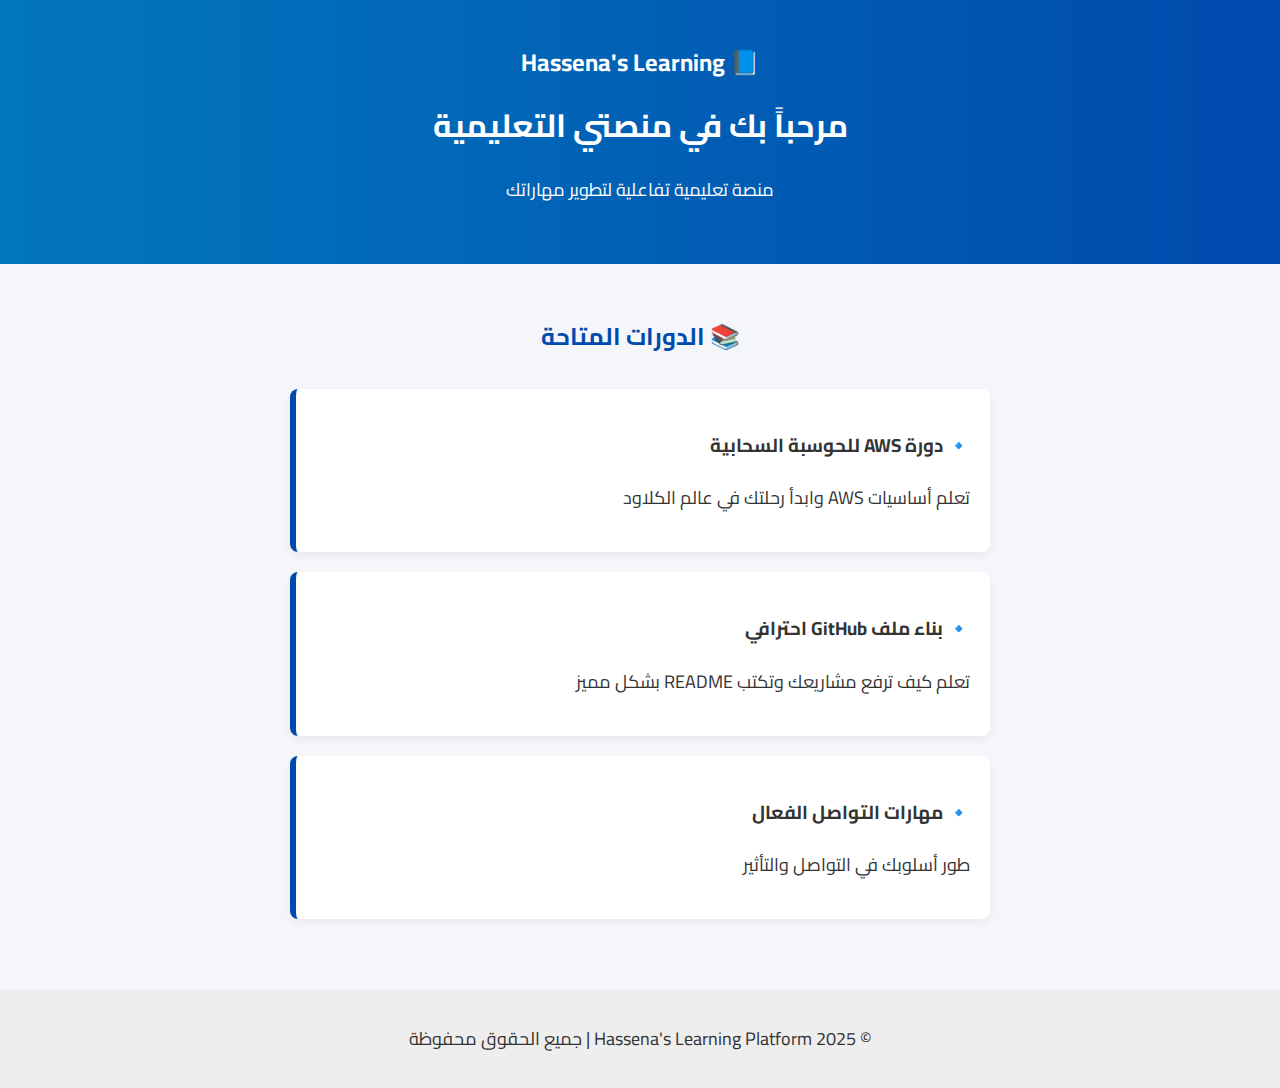
<file: index.html>
<!DOCTYPE html>
<html lang="ar" dir="rtl">
<head>
  <meta charset="UTF-8">
  <meta name="viewport" content="width=device-width, initial-scale=1.0">
  <title>منصتي التعليمية - Hassena's Learning Platform</title>
  <link rel="stylesheet" href="style.css">
  <link href="https://fonts.googleapis.com/css2?family=Cairo:wght@400;700&display=swap" rel="stylesheet">
</head>
<body>
  <header>
    <div class="logo">📘 Hassena's Learning</div>
    <h1>مرحباً بك في منصتي التعليمية</h1>
    <p>منصة تعليمية تفاعلية لتطوير مهاراتك</p>
  </header>

  <section class="courses">
    <h2>📚 الدورات المتاحة</h2>
    <div class="course-list">
      <div class="course-card">
        <h3>🔹 دورة AWS للحوسبة السحابية</h3>
        <p>تعلم أساسيات AWS وابدأ رحلتك في عالم الكلاود</p>
      </div>
      <div class="course-card">
        <h3>🔹 بناء ملف GitHub احترافي</h3>
        <p>تعلم كيف ترفع مشاريعك وتكتب README بشكل مميز</p>
      </div>
      <div class="course-card">
        <h3>🔹 مهارات التواصل الفعال</h3>
        <p>طور أسلوبك في التواصل والتأثير</p>
      </div>
    </div>
  </section>

  <footer>
    <p>© 2025 Hassena's Learning Platform | جميع الحقوق محفوظة</p>
  </footer>
</body>
</html>
</file>
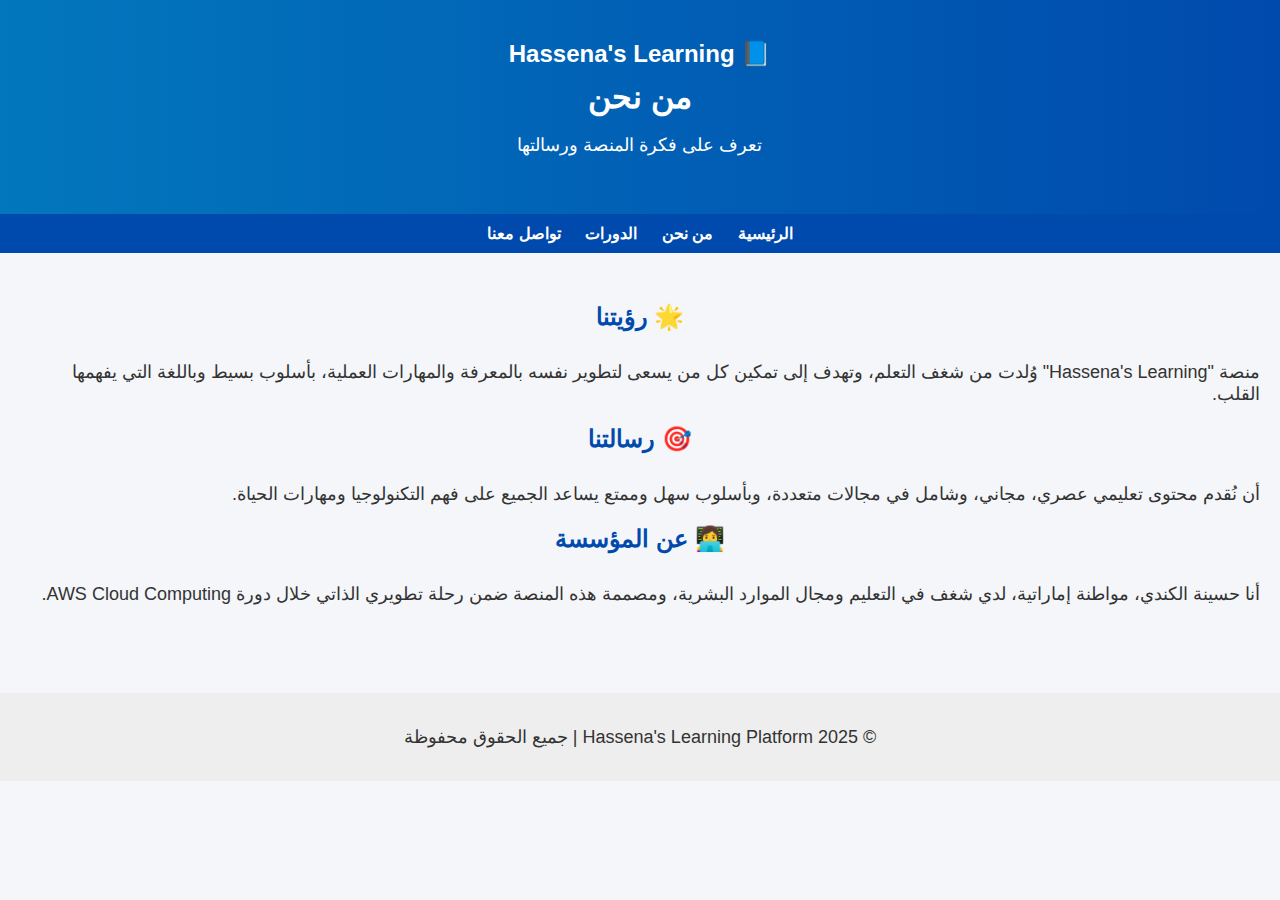
<file: about.html>
<!DOCTYPE html>
<html lang="ar" dir="rtl">
<head>
  <meta charset="UTF-8">
  <title>من نحن - منصتي التعليمية</title>
  <link rel="stylesheet" href="style.css">
  <style>
    .navbar {
      background-color: #004aad;
      padding: 10px;
      text-align: center;
    }
    .navbar a {
      color: white;
      text-decoration: none;
      margin: 10px;
      font-weight: bold;
    }
    .navbar a:hover {
      text-decoration: underline;
    }
  </style>
</head>
<body>
  <header>
    <div class="logo">📘 Hassena's Learning</div>
    <h1>من نحن</h1>
    <p>تعرف على فكرة المنصة ورسالتها</p>
  </header>
  
  <div class="navbar">
    <a href="index.html">الرئيسية</a>
    <a href="about.html">من نحن</a>
    <a href="courses.html">الدورات</a>
    <a href="contact.html">تواصل معنا</a>
  </div>

  <section class="courses">
    <h2>🌟 رؤيتنا</h2>
    <p>منصة "Hassena's Learning" وُلدت من شغف التعلم، وتهدف إلى تمكين كل من يسعى لتطوير نفسه بالمعرفة والمهارات العملية، بأسلوب بسيط وباللغة التي يفهمها القلب.</p>
    <h2>🎯 رسالتنا</h2>
    <p>أن نُقدم محتوى تعليمي عصري، مجاني، وشامل في مجالات متعددة، وبأسلوب سهل وممتع يساعد الجميع على فهم التكنولوجيا ومهارات الحياة.</p>
    <h2>👩‍💻 عن المؤسسة</h2>
    <p>أنا حسينة الكندي، مواطنة إماراتية، لدي شغف في التعليم ومجال الموارد البشرية، ومصممة هذه المنصة ضمن رحلة تطويري الذاتي خلال دورة AWS Cloud Computing.</p>
  </section>
  <footer>
    <p>© 2025 Hassena's Learning Platform | جميع الحقوق محفوظة</p>
  </footer>
</body>
</html>
</file>
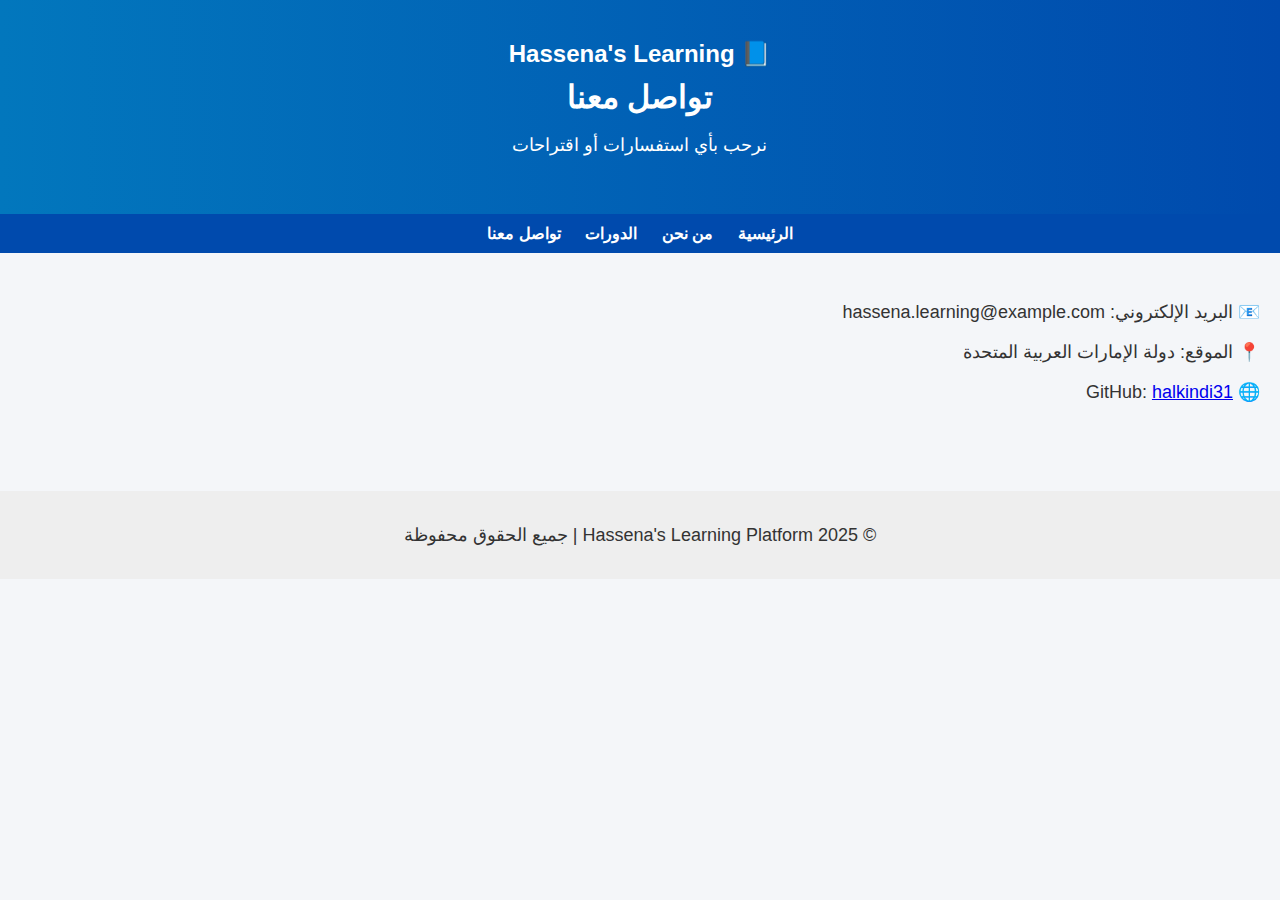
<file: contact.html>
<!DOCTYPE html>
<html lang="ar" dir="rtl">
<head>
  <meta charset="UTF-8">
  <title>تواصل معنا - منصتي التعليمية</title>
  <link rel="stylesheet" href="style.css">
  <style>
    .navbar {
      background-color: #004aad;
      padding: 10px;
      text-align: center;
    }
    .navbar a {
      color: white;
      text-decoration: none;
      margin: 10px;
      font-weight: bold;
    }
    .navbar a:hover {
      text-decoration: underline;
    }
  </style>
</head>
<body>
  <header>
    <div class="logo">📘 Hassena's Learning</div>
    <h1>تواصل معنا</h1>
    <p>نرحب بأي استفسارات أو اقتراحات</p>
  </header>
  
  <div class="navbar">
    <a href="index.html">الرئيسية</a>
    <a href="about.html">من نحن</a>
    <a href="courses.html">الدورات</a>
    <a href="contact.html">تواصل معنا</a>
  </div>

  <section class="courses">
    <p>📧 البريد الإلكتروني: hassena.learning@example.com</p>
    <p>📍 الموقع: دولة الإمارات العربية المتحدة</p>
    <p>🌐 GitHub: <a href="https://github.com/halkindi31" target="_blank">halkindi31</a></p>
  </section>
  <footer>
    <p>© 2025 Hassena's Learning Platform | جميع الحقوق محفوظة</p>
  </footer>
</body>
</html>
</file>
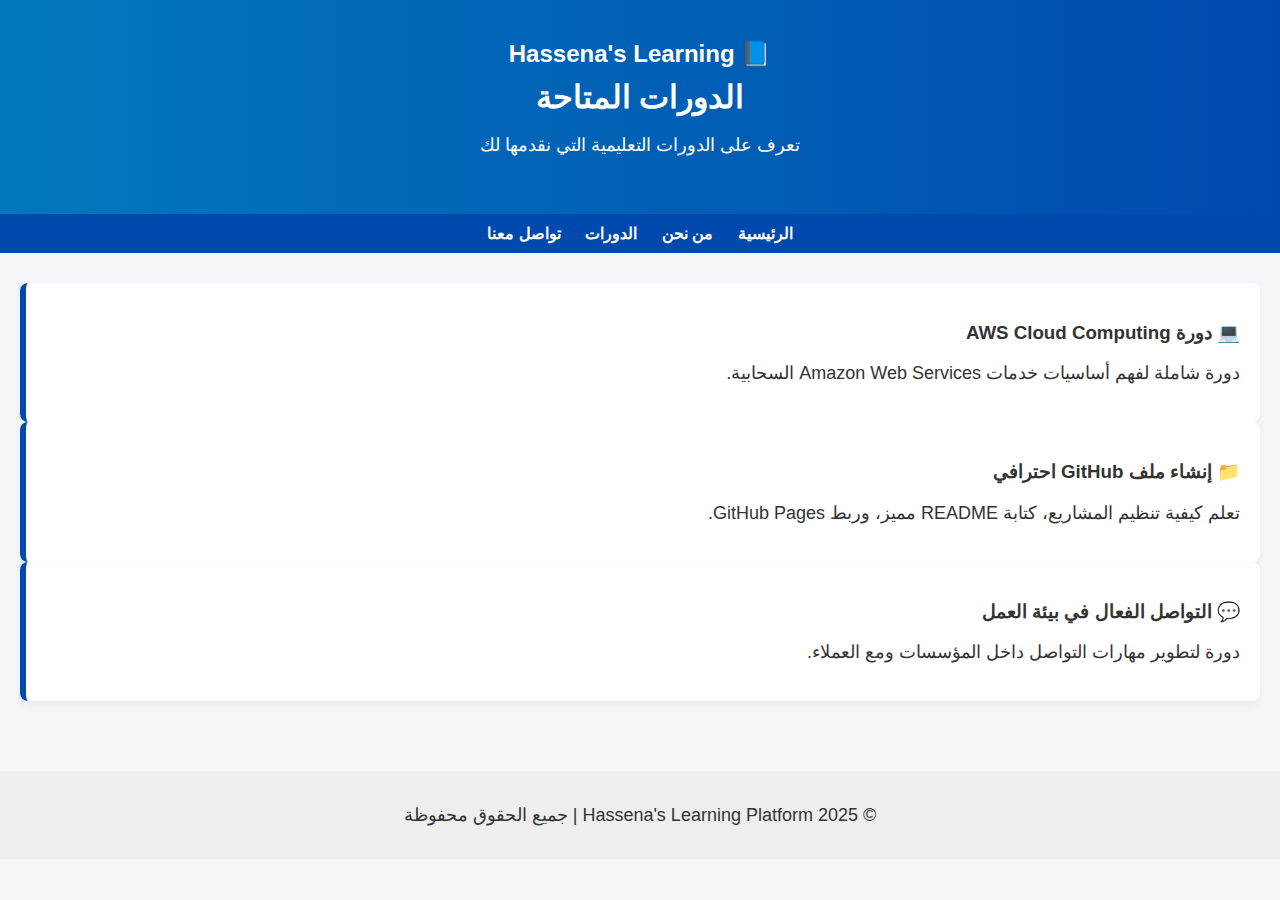
<file: courses.html>
<!DOCTYPE html>
<html lang="ar" dir="rtl">
<head>
  <meta charset="UTF-8">
  <title>الدورات - منصتي التعليمية</title>
  <link rel="stylesheet" href="style.css">
  <style>
    .navbar {
      background-color: #004aad;
      padding: 10px;
      text-align: center;
    }
    .navbar a {
      color: white;
      text-decoration: none;
      margin: 10px;
      font-weight: bold;
    }
    .navbar a:hover {
      text-decoration: underline;
    }
  </style>
</head>
<body>
  <header>
    <div class="logo">📘 Hassena's Learning</div>
    <h1>الدورات المتاحة</h1>
    <p>تعرف على الدورات التعليمية التي نقدمها لك</p>
  </header>
  
  <div class="navbar">
    <a href="index.html">الرئيسية</a>
    <a href="about.html">من نحن</a>
    <a href="courses.html">الدورات</a>
    <a href="contact.html">تواصل معنا</a>
  </div>

  <section class="courses">
    <div class="course-card">
      <h3>💻 دورة AWS Cloud Computing</h3>
      <p>دورة شاملة لفهم أساسيات خدمات Amazon Web Services السحابية.</p>
    </div>
    <div class="course-card">
      <h3>📁 إنشاء ملف GitHub احترافي</h3>
      <p>تعلم كيفية تنظيم المشاريع، كتابة README مميز، وربط GitHub Pages.</p>
    </div>
    <div class="course-card">
      <h3>💬 التواصل الفعال في بيئة العمل</h3>
      <p>دورة لتطوير مهارات التواصل داخل المؤسسات ومع العملاء.</p>
    </div>
  </section>
  <footer>
    <p>© 2025 Hassena's Learning Platform | جميع الحقوق محفوظة</p>
  </footer>
</body>
</html>
</file>
<file: style.css>
body {
  font-family: 'Cairo', sans-serif;
  margin: 0;
  padding: 0;
  background-color: #f4f6f9;
  color: #333;
  direction: rtl;
}

header {
  background: linear-gradient(to left, #004aad, #0277bd);
  color: white;
  text-align: center;
  padding: 40px 20px;
}

header .logo {
  font-size: 24px;
  font-weight: bold;
}

h1 {
  font-size: 32px;
  margin: 10px 0;
}

p {
  font-size: 18px;
}

section.courses {
  padding: 30px 20px;
}

.courses h2 {
  text-align: center;
  margin-bottom: 30px;
  color: #004aad;
}

.course-list {
  display: flex;
  flex-direction: column;
  gap: 20px;
  max-width: 700px;
  margin: auto;
}

.course-card {
  background-color: #fff;
  border-left: 6px solid #004aad;
  padding: 20px;
  border-radius: 8px;
  box-shadow: 0 4px 8px rgba(0,0,0,0.05);
  transition: transform 0.2s;
}

.course-card:hover {
  transform: translateY(-5px);
}

footer {
  background-color: #eeeeee;
  text-align: center;
  padding: 15px;
  font-size: 14px;
  margin-top: 40px;
}
</file>
